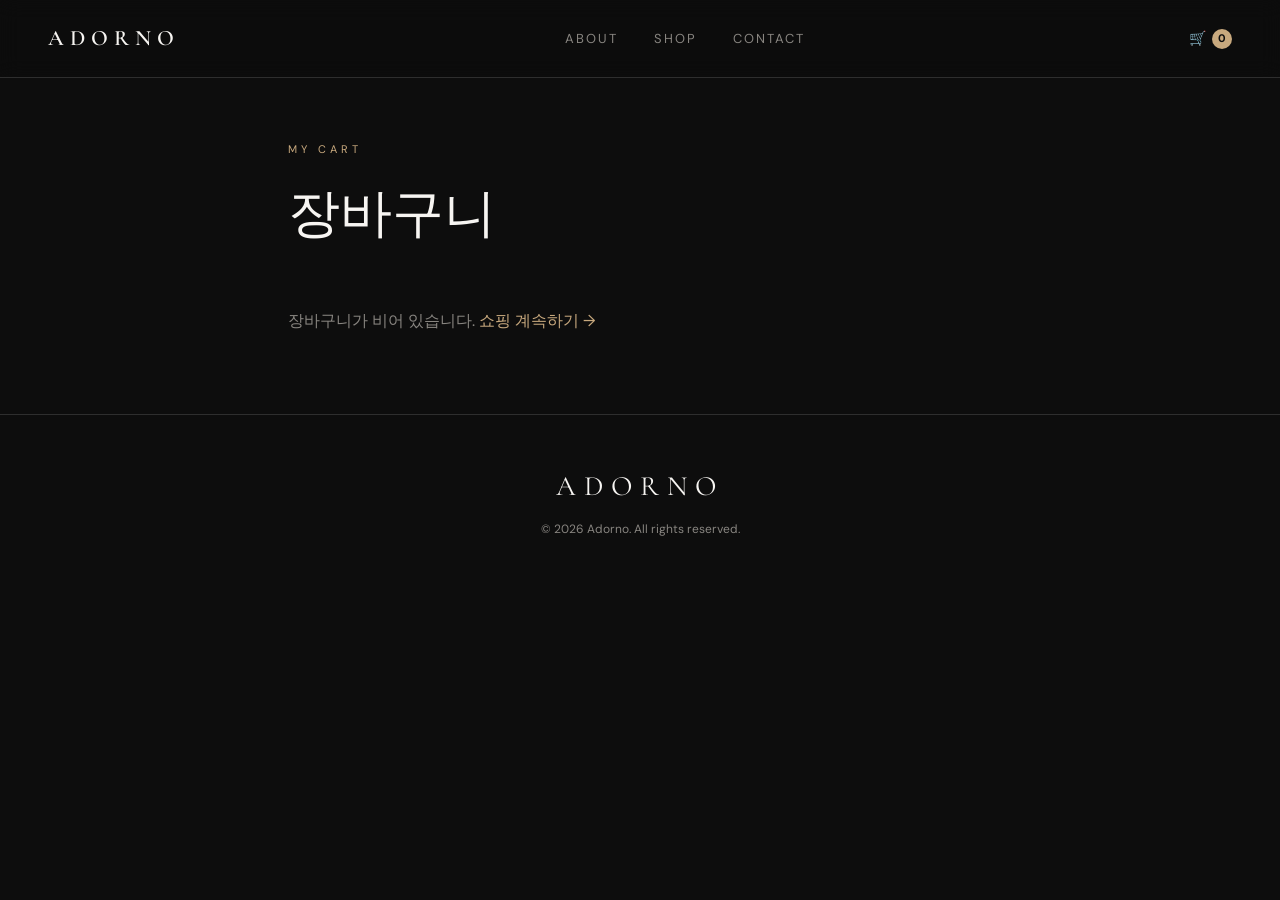
<file: cart.html>
<!DOCTYPE html>
<html lang="ko">
<head>
  <meta charset="UTF-8">
  <meta name="viewport" content="width=device-width, initial-scale=1.0">
  <title>장바구니 — Adorno</title>
  <link rel="stylesheet" href="style.css">
  <link href="https://fonts.googleapis.com/css2?family=Cormorant+Garamond:wght@300;400;600&family=DM+Sans:wght@300;400;500&display=swap" rel="stylesheet">
  <style>
    .cart-page { max-width: 800px; margin: 0 auto; padding: 140px 48px 80px; }
    .cart-page h1 { font-family: var(--font-display); font-size: 52px; font-weight: 300; margin-bottom: 48px; }
    .cart-empty { color: var(--muted); font-size: 16px; }
    .cart-empty a { color: var(--accent); text-decoration: none; }
    .cart-item { display: flex; justify-content: space-between; align-items: center; padding: 20px 0; border-bottom: 1px solid var(--border); }
    .cart-item-name { font-family: var(--font-display); font-size: 18px; }
    .cart-item-meta { font-size: 13px; color: var(--muted); margin-top: 4px; }
    .cart-item-right { display: flex; align-items: center; gap: 24px; }
    .qty-ctrl { display: flex; align-items: center; gap: 12px; }
    .qty-btn { background: transparent; border: 1px solid var(--border); color: var(--white); width: 28px; height: 28px; cursor: pointer; font-size: 16px; transition: border-color 0.2s; }
    .qty-btn:hover { border-color: var(--accent); color: var(--accent); }
    .item-price { font-family: var(--font-display); font-size: 18px; min-width: 90px; text-align: right; }
    .remove-btn { background: none; border: none; color: var(--muted); cursor: pointer; font-size: 18px; transition: color 0.2s; }
    .remove-btn:hover { color: #e05; }
    .cart-summary { margin-top: 48px; text-align: right; }
    .cart-total { font-family: var(--font-display); font-size: 32px; margin-bottom: 24px; }
    .cart-total span { color: var(--accent); }
    .checkout-btn { display: inline-block; padding: 16px 56px; background: var(--accent); color: var(--black); font-size: 13px; letter-spacing: 2px; text-transform: uppercase; font-weight: 600; border: none; cursor: pointer; transition: background 0.2s, transform 0.2s; text-decoration: none; }
    .checkout-btn:hover { background: var(--white); transform: translateY(-2px); }
    @media (max-width: 600px) { .cart-page { padding: 120px 20px 60px; } }
  </style>
</head>
<body>
  <nav>
    <div class="logo">ADORNO</div>
    <ul>
      <li><a href="index.html#about">About</a></li>
      <li><a href="index.html#catalog">Shop</a></li>
      <li><a href="index.html#contact">Contact</a></li>
    </ul>
    <div class="nav-right">
      <a href="cart.html" class="cart-icon">🛒 <span class="cart-count" id="cartCount">0</span></a>
    </div>
  </nav>

  <div class="cart-page">
    <p class="section-label">My Cart</p>
    <h1>장바구니</h1>
    <div id="cartItems"></div>
    <div class="cart-summary" id="cartSummary" style="display:none">
      <p class="cart-total">합계 <span id="totalPrice"></span></p>
      <button class="checkout-btn">주문하기</button>
    </div>
  </div>

  <footer>
    <div class="footer-inner">
      <p class="footer-logo">ADORNO</p>
      <p class="footer-copy">© 2026 Adorno. All rights reserved.</p>
    </div>
  </footer>

  <script>
    let cart = JSON.parse(sessionStorage.getItem('adornoCart') || '[]');

    function render() {
      const container = document.getElementById('cartItems');
      const summary = document.getElementById('cartSummary');
      document.getElementById('cartCount').textContent = cart.reduce((s, i) => s + i.qty, 0);

      if (cart.length === 0) {
        container.innerHTML = '<p class="cart-empty">장바구니가 비어 있습니다. <a href="index.html#catalog">쇼핑 계속하기 →</a></p>';
        summary.style.display = 'none';
        return;
      }

      container.innerHTML = cart.map((item, idx) => `
        <div class="cart-item">
          <div>
            <p class="cart-item-name">${item.name}</p>
            <p class="cart-item-meta">단가 ₩ ${item.price.toLocaleString()}</p>
          </div>
          <div class="cart-item-right">
            <div class="qty-ctrl">
              <button class="qty-btn" onclick="changeQty(${idx}, -1)">−</button>
              <span>${item.qty}</span>
              <button class="qty-btn" onclick="changeQty(${idx}, 1)">+</button>
            </div>
            <p class="item-price">₩ ${(item.price * item.qty).toLocaleString()}</p>
            <button class="remove-btn" onclick="removeItem(${idx})">✕</button>
          </div>
        </div>
      `).join('');

      const total = cart.reduce((s, i) => s + i.price * i.qty, 0);
      document.getElementById('totalPrice').textContent = '₩ ' + total.toLocaleString();
      summary.style.display = 'block';
    }

    function changeQty(idx, delta) {
      cart[idx].qty += delta;
      if (cart[idx].qty <= 0) cart.splice(idx, 1);
      save();
    }

    function removeItem(idx) {
      cart.splice(idx, 1);
      save();
    }

    function save() {
      sessionStorage.setItem('adornoCart', JSON.stringify(cart));
      render();
    }

    render();
  </script>
</body>
</html>
</file>
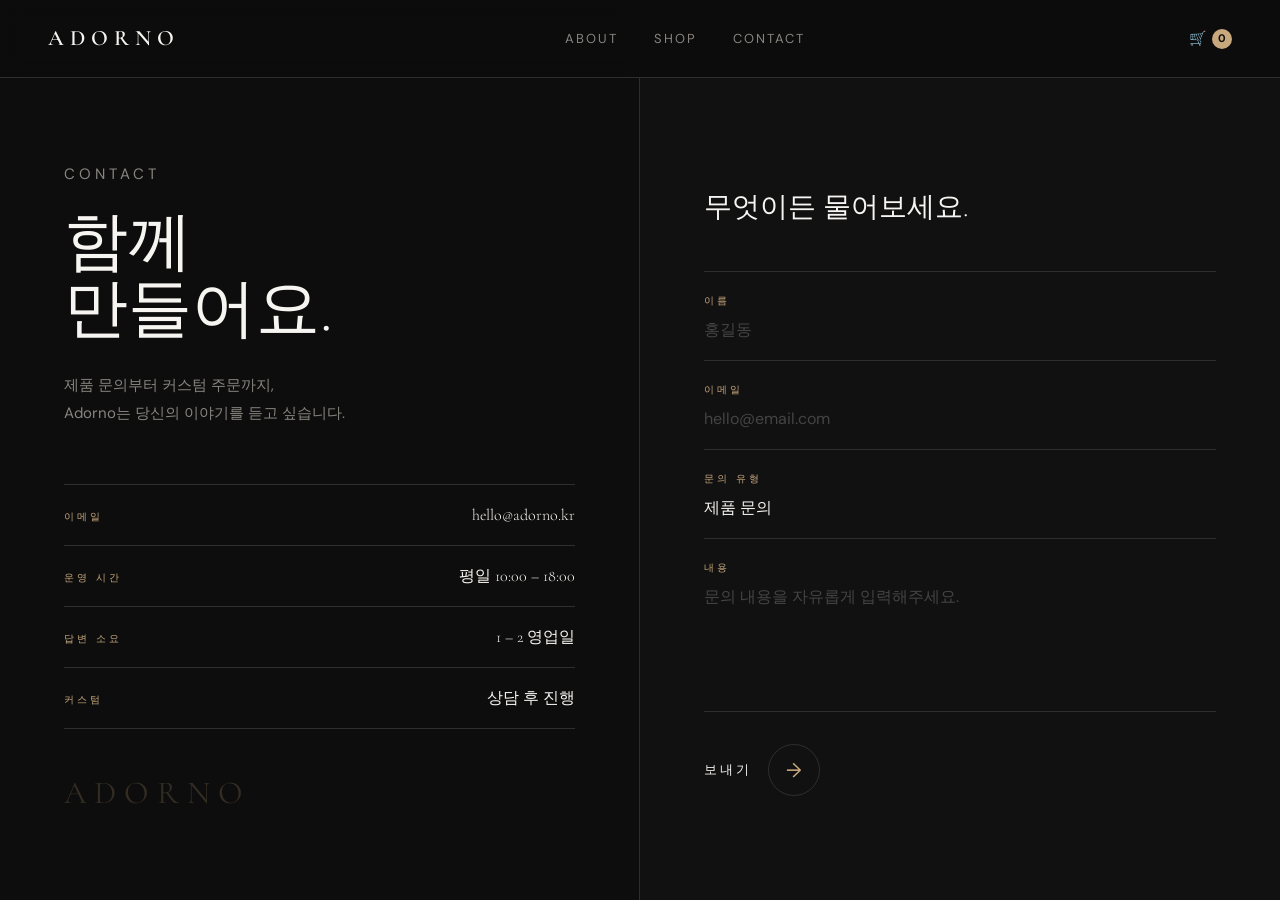
<file: contact.html>
<!DOCTYPE html>
<html lang="ko">
<head>
  <meta charset="UTF-8">
  <meta name="viewport" content="width=device-width, initial-scale=1.0">
  <title>문의하기 — Adorno</title>
  <link rel="stylesheet" href="style.css">
  <link href="https://fonts.googleapis.com/css2?family=Cormorant+Garamond:wght@300;400;600&family=DM+Sans:wght@300;400;500&display=swap" rel="stylesheet">
  <style>

    /* ── 페이지 전체 2분할 ── */
    .contact-layout {
      display: grid;
      grid-template-columns: 1fr 1fr;
      min-height: 100vh;
    }

    /* ── 왼쪽 패널 : 브랜드 정보 ── */
    .contact-left {
      background: #0d0d0d;
      padding: 160px 64px 80px;
      display: flex;
      flex-direction: column;
      justify-content: space-between;
      position: sticky;
      top: 0;
      height: 100vh;
      border-right: 1px solid var(--border);
    }


    .contact-left-top .section-label {
      margin-bottom: 20px;
    }

    .contact-left-top h1 {
      font-family: var(--font-display);
      font-size: clamp(48px, 5vw, 76px);
      font-weight: 300;
      line-height: 1.05;
      margin-bottom: 28px;
    }

    .contact-left-top p {
      font-size: 15px;
      color: var(--muted);
      line-height: 1.9;
      max-width: 360px;
    }

    .contact-info-list {
      display: flex;
      flex-direction: column;
      gap: 0;
      margin-top: 56px;
    }

    .contact-info-row {
      display: flex;
      justify-content: space-between;
      align-items: baseline;
      padding: 18px 0;
      border-top: 1px solid var(--border);
    }

    .contact-info-row:last-child {
      border-bottom: 1px solid var(--border);
    }

    .c-info-key {
      font-size: 10px;
      letter-spacing: 3px;
      text-transform: uppercase;
      color: var(--accent);
    }

    .c-info-val {
      font-family: var(--font-display);
      font-size: 16px;
      font-weight: 300;
      text-align: right;
      color: var(--white);
      line-height: 1.5;
    }

    .contact-left-bottom {
      font-family: var(--font-display);
      font-size: 32px;
      letter-spacing: 8px;
      color: rgba(200,169,126,0.2);
      user-select: none;
    }

    /* ── 오른쪽 패널 : 폼 ── */
    .contact-right {
      background: #111;
      padding: 160px 64px 80px;
      display: flex;
      flex-direction: column;
      justify-content: center;
    }

    .contact-right h2 {
      font-family: var(--font-display);
      font-size: 28px;
      font-weight: 300;
      margin-bottom: 40px;
      color: var(--white);
    }

    /* 폼 필드 */
    .c-form {
      display: flex;
      flex-direction: column;
      gap: 0;
    }

    .c-field {
      display: flex;
      flex-direction: column;
      border-top: 1px solid var(--border);
      padding: 20px 0 4px;
      position: relative;
      transition: border-color 0.2s;
    }

    .c-field:last-of-type {
      border-bottom: 1px solid var(--border);
      margin-bottom: 32px;
    }

    .c-field label {
      font-size: 10px;
      letter-spacing: 3px;
      text-transform: uppercase;
      color: var(--accent);
      margin-bottom: 10px;
    }

    .c-field input,
    .c-field select,
    .c-field textarea {
      background: transparent;
      border: none;
      outline: none;
      color: var(--white);
      font-family: var(--font-body);
      font-size: 16px;
      padding: 0 0 16px;
      width: 100%;
      appearance: none;
      resize: none;
    }

    .c-field input::placeholder,
    .c-field textarea::placeholder {
      color: #444;
    }

    .c-field select option {
      background: #1a1a1a;
      color: var(--white);
    }

    /* 포커스 라인 효과 */
    .c-field::after {
      content: '';
      position: absolute;
      bottom: 0; left: 0;
      width: 0;
      height: 1px;
      background: var(--accent);
      transition: width 0.3s ease;
    }

    .c-field:focus-within::after {
      width: 100%;
    }

    .c-field:focus-within label {
      color: var(--white);
    }

    /* 제출 버튼 */
    .c-submit {
      display: flex;
      align-items: center;
      gap: 16px;
      cursor: pointer;
      background: none;
      border: none;
      padding: 0;
      font-family: var(--font-body);
    }

    .c-submit-text {
      font-size: 13px;
      letter-spacing: 3px;
      text-transform: uppercase;
      color: var(--white);
      font-weight: 500;
      transition: color 0.2s;
    }

    .c-submit-arrow {
      width: 52px; height: 52px;
      border: 1px solid var(--border);
      border-radius: 50%;
      display: flex; align-items: center; justify-content: center;
      font-size: 20px;
      color: var(--accent);
      transition: background 0.2s, border-color 0.2s, transform 0.2s;
    }

    .c-submit:hover .c-submit-arrow {
      background: var(--accent);
      border-color: var(--accent);
      color: var(--black);
      transform: translateX(4px);
    }

    .c-submit:hover .c-submit-text {
      color: var(--accent);
    }

    /* ── 반응형 ── */
    @media (max-width: 900px) {
      .contact-layout { grid-template-columns: 1fr; }
      .contact-left {
        position: static;
        height: auto;
        padding: 120px 24px 60px;
      }
      .contact-left-bottom { display: none; }
      .contact-right { padding: 60px 24px 80px; }
    }

  </style>
</head>
<body>

  <nav>
    <div class="logo">ADORNO</div>
    <ul>
      <li><a href="index.html#about">About</a></li>
      <li><a href="index.html#catalog">Shop</a></li>
      <li><a href="index.html#contact">Contact</a></li>
    </ul>
    <div class="nav-right">
      <a href="cart.html" class="cart-icon">🛒 <span class="cart-count" id="cartCount">0</span></a>
    </div>
  </nav>

  <div class="contact-layout">

    <!-- 왼쪽 : 브랜드 정보 -->
    <div class="contact-left">
      <div class="contact-left-top">
        <p class="section-label">Contact</p>
        <h1>함께<br>만들어요.</h1>
        <p>제품 문의부터 커스텀 주문까지,<br>Adorno는 당신의 이야기를 듣고 싶습니다.</p>

        <div class="contact-info-list">
          <div class="contact-info-row">
            <span class="c-info-key">이메일</span>
            <span class="c-info-val">hello@adorno.kr</span>
          </div>
          <div class="contact-info-row">
            <span class="c-info-key">운영 시간</span>
            <span class="c-info-val">평일 10:00 – 18:00</span>
          </div>
          <div class="contact-info-row">
            <span class="c-info-key">답변 소요</span>
            <span class="c-info-val">1 – 2 영업일</span>
          </div>
          <div class="contact-info-row">
            <span class="c-info-key">커스텀</span>
            <span class="c-info-val">상담 후 진행</span>
          </div>
        </div>
      </div>

      <div class="contact-left-bottom">ADORNO</div>
    </div>

    <!-- 오른쪽 : 폼 -->
    <div class="contact-right">
      <h2>무엇이든 물어보세요.</h2>

      <form class="c-form" id="contactForm">

        <div class="c-field">
          <label for="c-name">이름</label>
          <input type="text" id="c-name" name="name" placeholder="홍길동">
        </div>

        <div class="c-field">
          <label for="c-email">이메일</label>
          <input type="email" id="c-email" name="email" placeholder="hello@email.com">
        </div>

        <div class="c-field">
          <label for="c-type">문의 유형</label>
          <select id="c-type" name="type">
            <option>제품 문의</option>
            <option>커스텀 주문</option>
            <option>배송 문의</option>
            <option>기타</option>
          </select>
        </div>

        <div class="c-field">
          <label for="c-msg">내용</label>
          <textarea id="c-msg" name="message" placeholder="문의 내용을 자유롭게 입력해주세요." rows="5"></textarea>
        </div>

        <button type="submit" class="c-submit">
          <span class="c-submit-text">보내기</span>
          <span class="c-submit-arrow">→</span>
        </button>

      </form>
    </div>

  </div>

  <div class="toast" id="toast">문의가 접수되었습니다 ✓</div>

  <script>
    let cart = JSON.parse(sessionStorage.getItem('adornoCart') || '[]');
    document.getElementById('cartCount').textContent = cart.reduce((s,i) => s + i.qty, 0);

    document.getElementById('contactForm').addEventListener('submit', function(e) {
      e.preventDefault();
      const t = document.getElementById('toast');
      t.classList.add('show');
      setTimeout(() => t.classList.remove('show'), 2500);
      this.reset();
    });
  </script>
</body>
</html>
</file>
<file: style.css>
/* ===========================
   ADORNO — Global Styles
   =========================== */
*, *::before, *::after {
  box-sizing: border-box;
  margin: 0;
  padding: 0;
}

:root {
  --black:   #0d0d0d;
  --white:   #f7f5f2;
  --accent:  #c8a97e;   /* warm gold */
  --muted:   #888580;
  --surface: #1a1a1a;
  --border:  #2e2e2e;
  --font-display: 'Cormorant Garamond', Georgia, serif;
  --font-body:    'DM Sans', Arial, sans-serif;
}

html { scroll-behavior: smooth; }

body {
  background-color: var(--black);
  color: var(--white);
  font-family: var(--font-body);
  font-size: 15px;
  line-height: 1.7;
}

/* ===========================
   NAV
   =========================== */
nav {
  position: fixed;
  top: 0; left: 0;
  width: 100%;
  z-index: 1000;
  display: flex;
  align-items: center;
  justify-content: space-between;
  padding: 20px 48px;
  background-color: rgba(13,13,13,0.92);
  backdrop-filter: blur(10px);
  border-bottom: 1px solid var(--border);
}

.logo {
  font-family: var(--font-display);
  font-size: 22px;
  font-weight: 600;
  letter-spacing: 6px;
  color: var(--white);
}

nav ul {
  list-style: none;
  display: flex;
  gap: 36px;
}

nav ul li a {
  text-decoration: none;
  color: var(--muted);
  font-size: 13px;
  letter-spacing: 2px;
  text-transform: uppercase;
  transition: color 0.2s;
}

nav ul li a:hover { color: var(--white); }

.nav-right .cart-icon {
  text-decoration: none;
  color: var(--white);
  font-size: 14px;
  display: flex;
  align-items: center;
  gap: 6px;
}

.cart-count {
  background: var(--accent);
  color: var(--black);
  border-radius: 50%;
  width: 20px; height: 20px;
  display: inline-flex;
  align-items: center;
  justify-content: center;
  font-size: 11px;
  font-weight: 700;
}

/* ===========================
   HERO
   =========================== */
.hero {
  min-height: 100vh;
  display: flex;
  align-items: center;
  padding: 140px 48px 80px;
  position: relative;
  overflow: hidden;
  background: radial-gradient(ellipse at 70% 50%, #1f1a14 0%, var(--black) 65%);
}

.hero-inner {
  position: relative;
  z-index: 2;
  max-width: 640px;
}

.hero-eyebrow {
  font-family: var(--font-body);
  font-size: 12px;
  letter-spacing: 4px;
  text-transform: uppercase;
  color: var(--accent);
  margin-bottom: 24px;
}

.hero h1 {
  font-family: var(--font-display);
  font-size: clamp(52px, 7vw, 96px);
  font-weight: 300;
  line-height: 1.05;
  margin-bottom: 28px;
  color: var(--white);
}

.hero h1 em {
  font-style: italic;
  color: var(--accent);
}

.hero-desc {
  font-size: 16px;
  color: var(--muted);
  max-width: 480px;
  margin-bottom: 40px;
  line-height: 1.8;
}

.btn-primary {
  display: inline-block;
  padding: 14px 36px;
  background: var(--accent);
  color: var(--black);
  text-decoration: none;
  font-size: 13px;
  letter-spacing: 2px;
  text-transform: uppercase;
  font-weight: 500;
  border-radius: 0;
  transition: background 0.2s, transform 0.2s;
}

.btn-primary:hover {
  background: var(--white);
  transform: translateY(-2px);
}

/* 데코 링 — 시그니처 요소 */
.hero-deco {
  position: absolute;
  right: 8%;
  top: 50%;
  transform: translateY(-50%);
  z-index: 1;
}

.deco-ring {
  border-radius: 50%;
  border: 1px solid;
  position: absolute;
  top: 50%; left: 50%;
  transform: translate(-50%, -50%);
  animation: pulse-ring 6s ease-in-out infinite;
}

.ring1 { width: 260px; height: 260px; border-color: rgba(200,169,126,0.35); animation-delay: 0s; }
.ring2 { width: 380px; height: 380px; border-color: rgba(200,169,126,0.18); animation-delay: 1.5s; }
.ring3 { width: 500px; height: 500px; border-color: rgba(200,169,126,0.08); animation-delay: 3s; }

@keyframes pulse-ring {
  0%, 100% { opacity: 1; transform: translate(-50%, -50%) scale(1); }
  50% { opacity: 0.5; transform: translate(-50%, -50%) scale(1.04); }
}

/* ===========================
   SECTION COMMON
   =========================== */
.section-label {
  font-size: 11px;
  letter-spacing: 4px;
  text-transform: uppercase;
  color: var(--accent);
  margin-bottom: 12px;
}

/* ===========================
   ABOUT
   =========================== */
.about-section {
  padding: 100px 48px;
  border-top: 1px solid var(--border);
}

.about-inner {
  max-width: 900px;
  margin: 0 auto;
  display: flex;
  gap: 80px;
  align-items: flex-start;
  flex-wrap: wrap;
}

.about-text { flex: 1; min-width: 280px; }

.about-text h2 {
  font-family: var(--font-display);
  font-size: clamp(32px, 4vw, 52px);
  font-weight: 300;
  line-height: 1.2;
  margin-bottom: 20px;
  color: var(--white);
}

.about-text p {
  color: var(--muted);
  font-size: 15px;
  line-height: 1.9;
}

.about-tags {
  display: flex;
  flex-direction: column;
  gap: 12px;
  padding-top: 8px;
}

.about-tags span {
  font-size: 12px;
  letter-spacing: 2px;
  text-transform: uppercase;
  color: var(--white);
  padding: 10px 20px;
  border: 1px solid var(--border);
  display: inline-block;
  transition: border-color 0.2s, color 0.2s;
}

.about-tags span:hover {
  border-color: var(--accent);
  color: var(--accent);
}

/* ===========================
   CATALOG
   =========================== */
.catalog-section {
  padding: 100px 48px;
  border-top: 1px solid var(--border);
}

.catalog-header {
  max-width: 1100px;
  margin: 0 auto 56px;
}

.catalog-header h2 {
  font-family: var(--font-display);
  font-size: clamp(36px, 4vw, 56px);
  font-weight: 300;
  margin-bottom: 36px;
}

/* 필터 바 */
.filter-bar {
  display: flex;
  flex-wrap: wrap;
  gap: 12px;
  align-items: center;
}

.filter-bar input {
  padding: 10px 18px;
  background: var(--surface);
  border: 1px solid var(--border);
  color: var(--white);
  font-family: var(--font-body);
  font-size: 14px;
  border-radius: 0;
  width: 240px;
  outline: none;
  transition: border-color 0.2s;
}

.filter-bar input:focus { border-color: var(--accent); }
.filter-bar input::placeholder { color: var(--muted); }

.filter-btns { display: flex; gap: 8px; flex-wrap: wrap; }

.filter-btn {
  padding: 10px 20px;
  background: transparent;
  border: 1px solid var(--border);
  color: var(--muted);
  font-family: var(--font-body);
  font-size: 12px;
  letter-spacing: 1.5px;
  text-transform: uppercase;
  cursor: pointer;
  transition: all 0.2s;
}

.filter-btn:hover { border-color: var(--white); color: var(--white); }
.filter-btn.active { background: var(--accent); border-color: var(--accent); color: var(--black); font-weight: 600; }

/* 상품 그리드 */
.product-grid {
  max-width: 1100px;
  margin: 0 auto;
  display: grid;
  grid-template-columns: repeat(auto-fill, minmax(300px, 1fr));
  gap: 2px;
}

.product-card {
  background: var(--surface);
  transition: background 0.2s;
  cursor: pointer;
}

.product-card:hover { background: #222; }

.product-img {
  height: 260px;
  display: flex;
  align-items: center;
  justify-content: center;
  position: relative;
  overflow: hidden;
}

/* 상품별 컬러 */
.hearing-img        { background: linear-gradient(135deg, #1a1a2e, #2d2640); }
.hearing-img.rose   { background: linear-gradient(135deg, #2e1a1a, #403040); }
.cane-img           { background: linear-gradient(135deg, #1a1a1a, #2a2a2a); }
.cane-img.cream     { background: linear-gradient(135deg, #2a2620, #3a3630); }
.wheel-img          { background: linear-gradient(135deg, #1a2a1a, #203820); }
.wheel-img.mono     { background: linear-gradient(135deg, #1e1e1e, #303030); }

.product-visual {
  font-size: 64px;
  color: rgba(200,169,126,0.4);
  user-select: none;
}

.product-badge {
  position: absolute;
  top: 16px; left: 16px;
  background: var(--accent);
  color: var(--black);
  font-size: 10px;
  font-weight: 700;
  letter-spacing: 2px;
  padding: 4px 10px;
}

.product-info {
  padding: 20px 24px 24px;
}

.product-cat {
  font-size: 10px;
  letter-spacing: 3px;
  text-transform: uppercase;
  color: var(--accent);
  margin-bottom: 6px;
}

.product-info h3 {
  font-family: var(--font-display);
  font-size: 22px;
  font-weight: 400;
  color: var(--white);
  margin-bottom: 4px;
}

.product-color {
  font-size: 13px;
  color: var(--muted);
  margin-bottom: 16px;
}

.product-footer {
  display: flex;
  align-items: center;
  justify-content: space-between;
}

.product-price {
  font-family: var(--font-display);
  font-size: 18px;
  color: var(--white);
}

.add-cart {
  background: transparent;
  border: 1px solid var(--border);
  color: var(--muted);
  font-family: var(--font-body);
  font-size: 12px;
  letter-spacing: 1px;
  padding: 8px 16px;
  cursor: pointer;
  transition: all 0.2s;
}

.add-cart:hover {
  border-color: var(--accent);
  color: var(--accent);
}

/* ===========================
   CONTACT BANNER (메인용)
   =========================== */
.contact-banner {
  border-top: 1px solid var(--border);
  background: radial-gradient(ellipse at 60% 50%, #1c1508 0%, var(--black) 70%);
  padding: 140px 48px;
  text-align: center;
  position: relative;
  overflow: hidden;
}

.contact-banner::before {
  content: 'CONTACT';
  position: absolute;
  top: 50%;
  left: 50%;
  transform: translate(-50%, -50%);
  font-family: var(--font-display);
  font-size: clamp(80px, 18vw, 220px);
  font-weight: 600;
  color: rgba(200,169,126,0.04);
  white-space: nowrap;
  pointer-events: none;
  letter-spacing: 16px;
  user-select: none;
}

.contact-banner-inner {
  position: relative;
  z-index: 2;
  display: flex;
  flex-direction: column;
  align-items: center;
  gap: 20px;
}

.contact-banner-inner h2 {
  font-family: var(--font-display);
  font-size: clamp(40px, 6vw, 80px);
  font-weight: 300;
  line-height: 1.1;
  color: var(--white);
}

.contact-banner-sub {
  font-size: 15px;
  color: var(--muted);
  margin-bottom: 12px;
}

.btn-contact {
  display: inline-block;
  padding: 16px 52px;
  background: var(--accent);
  color: var(--black);
  text-decoration: none;
  font-size: 13px;
  letter-spacing: 2px;
  text-transform: uppercase;
  font-weight: 600;
  transition: background 0.2s, transform 0.2s;
}

.btn-contact:hover {
  background: var(--white);
  transform: translateY(-2px);
}

@media (max-width: 768px) {
  .contact-banner { padding: 100px 20px; }
}

/* ===========================
   CONTACT PAGE (전체 — contact.html용)
   =========================== */
.contact-section {
  padding: 100px 48px;
  border-top: 1px solid var(--border);
  max-width: 700px;
  margin: 0 auto;
}

.contact-section h2 {
  font-family: var(--font-display);
  font-size: clamp(32px, 4vw, 52px);
  font-weight: 300;
  margin-bottom: 40px;
}

.contact-form label {
  display: block;
  font-size: 11px;
  letter-spacing: 3px;
  text-transform: uppercase;
  color: var(--muted);
  margin-top: 24px;
  margin-bottom: 8px;
}

.contact-form input,
.contact-form select,
.contact-form textarea {
  width: 100%;
  padding: 14px 16px;
  background: var(--surface);
  border: 1px solid var(--border);
  color: var(--white);
  font-family: var(--font-body);
  font-size: 15px;
  border-radius: 0;
  outline: none;
  transition: border-color 0.2s;
  appearance: none;
}

.contact-form input:focus,
.contact-form select:focus,
.contact-form textarea:focus {
  border-color: var(--accent);
}

.contact-form input::placeholder,
.contact-form textarea::placeholder { color: var(--muted); }

.contact-form select option { background: var(--surface); }

.contact-form input[type="submit"] {
  margin-top: 32px;
  background: var(--accent);
  color: var(--black);
  border: none;
  font-size: 13px;
  letter-spacing: 2px;
  text-transform: uppercase;
  font-weight: 600;
  width: auto;
  padding: 16px 48px;
  cursor: pointer;
  transition: background 0.2s, transform 0.2s;
}

.contact-form input[type="submit"]:hover {
  background: var(--white);
  transform: translateY(-2px);
}

/* ===========================
   FOOTER
   =========================== */
footer {
  border-top: 1px solid var(--border);
  padding: 48px;
  text-align: center;
}

.footer-logo {
  font-family: var(--font-display);
  font-size: 28px;
  letter-spacing: 8px;
  color: var(--white);
  margin-bottom: 8px;
}

.footer-sub {
  font-size: 12px;
  letter-spacing: 3px;
  text-transform: uppercase;
  color: var(--accent);
  margin-bottom: 20px;
}

.footer-copy {
  font-size: 12px;
  color: var(--muted);
}

/* ===========================
   TOAST
   =========================== */
.toast {
  position: fixed;
  bottom: 32px;
  left: 50%;
  transform: translateX(-50%) translateY(20px);
  background: var(--accent);
  color: var(--black);
  padding: 12px 28px;
  font-size: 13px;
  font-weight: 600;
  letter-spacing: 1px;
  opacity: 0;
  pointer-events: none;
  transition: opacity 0.3s, transform 0.3s;
  z-index: 9999;
}

.toast.show {
  opacity: 1;
  transform: translateX(-50%) translateY(0);
}

/* ===========================
   RESPONSIVE
   =========================== */
@media (max-width: 768px) {
  nav { padding: 16px 20px; }
  nav ul { gap: 18px; }
  .hero { padding: 120px 20px 60px; }
  .hero-deco { display: none; }
  .about-section,
  .catalog-section,
  .contact-section { padding: 60px 20px; }
  .about-inner { gap: 40px; }
  .product-grid { grid-template-columns: 1fr 1fr; gap: 1px; }
  footer { padding: 40px 20px; }
}

@media (max-width: 480px) {
  .product-grid { grid-template-columns: 1fr; }
  .filter-bar { flex-direction: column; align-items: flex-start; }
  .filter-bar input { width: 100%; }
}

/* ===========================
   추가된 이미지 공통 스타일 (크기 자동 조절)
   =========================== */
.main-img img, 
.thumb img, 
.product-img img, 
.pattern-preview img {
  width: 100%;
  height: 100%;
  object-fit: cover; /* 이미지가 영역에 맞게 꽉 차도록 비율을 자동 조절 */
  display: block;
}

/* 기존 배경색/기호가 이미지와 겹치지 않게 숨김 처리 */
.main-img, .thumb, .product-img, .pattern-preview {
  background: none !important; 
  color: transparent !important;  
  font-size: 0 !important;
}
</file>
